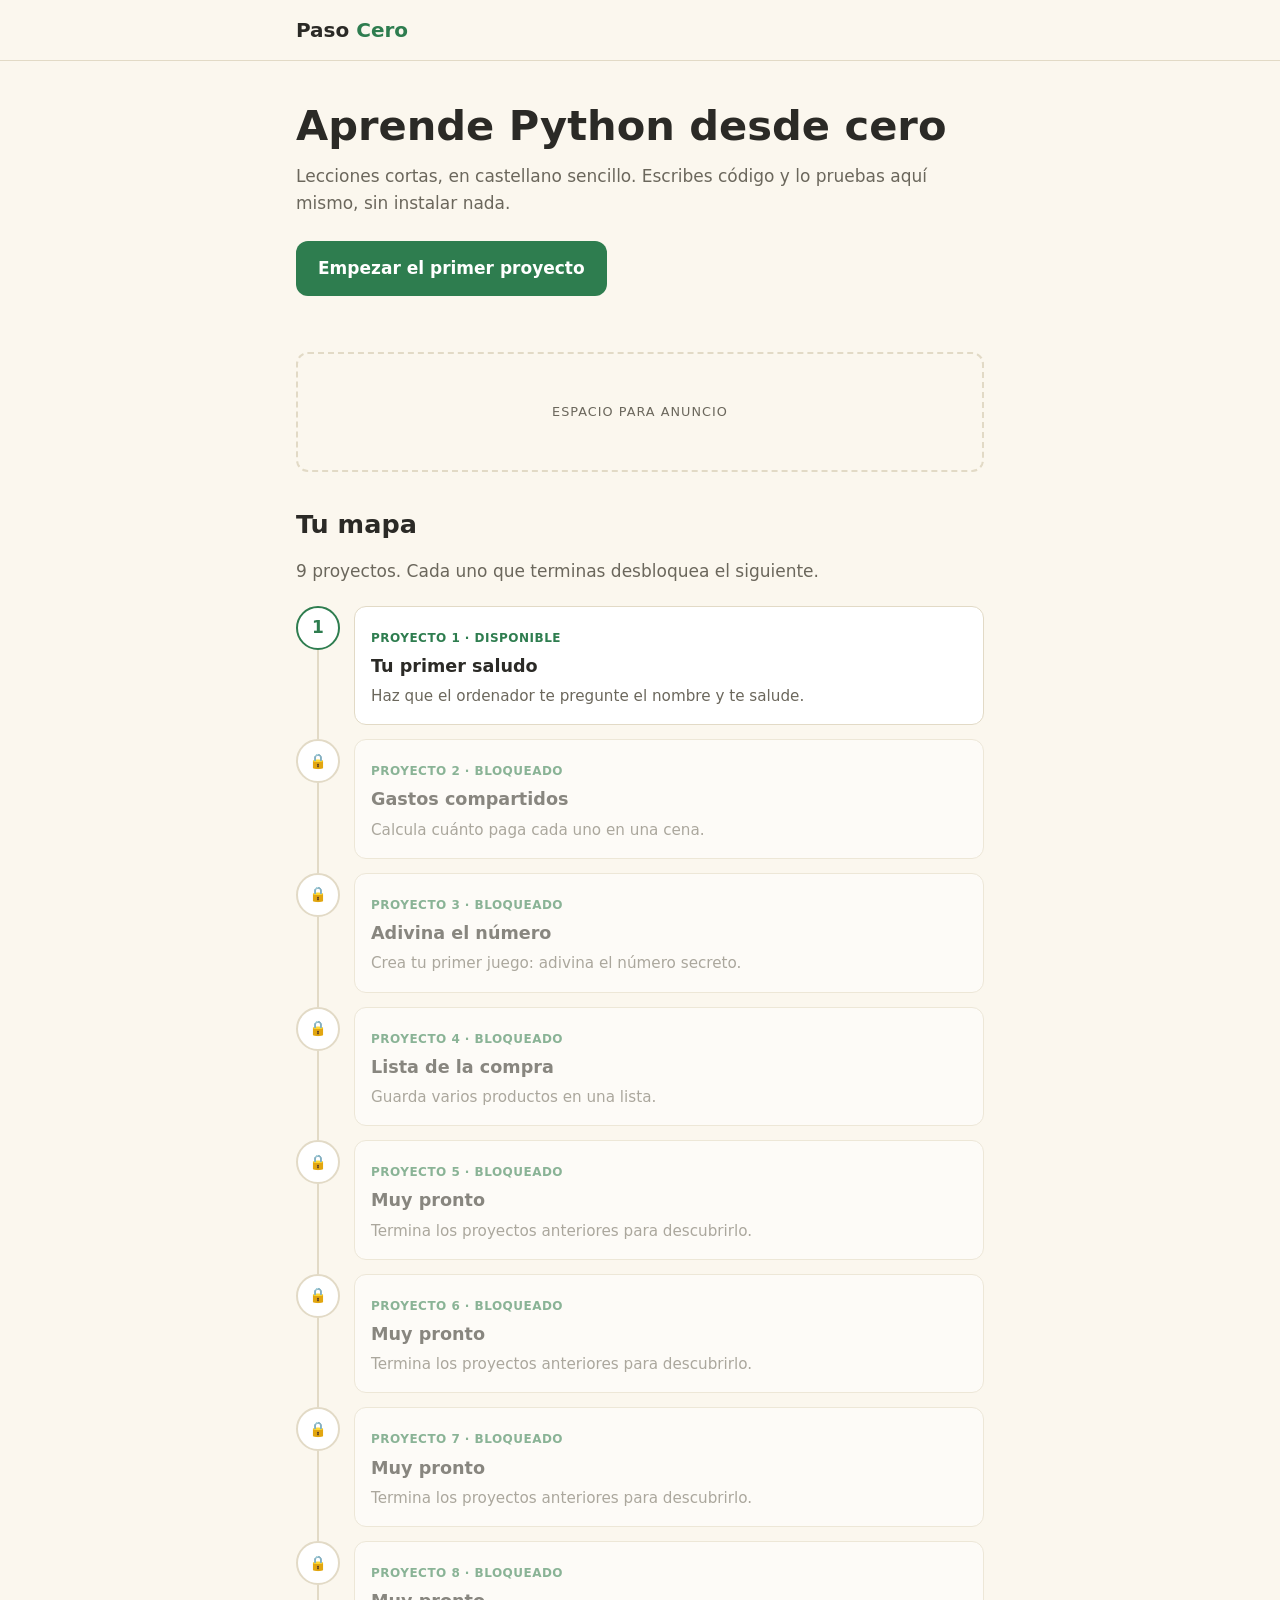
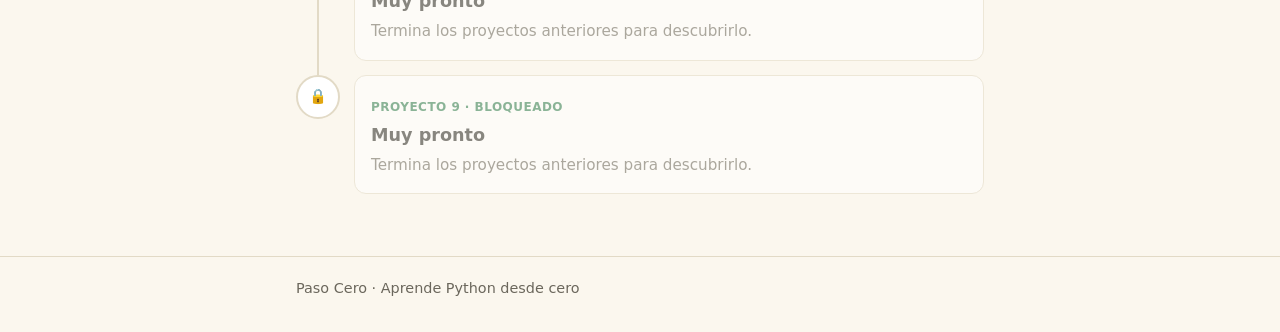
<file: index.html>
<!DOCTYPE html>
<html lang="es">
<head>
  <meta charset="UTF-8">
  <meta name="viewport" content="width=device-width, initial-scale=1">
  <title>Paso Cero — Aprende Python desde cero</title>
  <meta name="description" content="Aprende a programar en Python desde cero, en castellano y directamente en tu navegador.">
  <link rel="stylesheet" href="css/estilos.css">
</head>
<body>

  <header class="cabecera">
    <div class="contenedor">
      <a class="logo" href="index.html">Paso <span>Cero</span></a>
    </div>
  </header>

  <main class="contenedor">

    <section class="portada">
      <h1>Aprende Python desde cero</h1>
      <p>Lecciones cortas, en castellano sencillo. Escribes código y lo pruebas aquí mismo, sin instalar nada.</p>
      <a class="boton" id="boton-empezar" href="leccion.html?p=1">Empezar el primer proyecto</a>
    </section>

    <!-- Hueco reservado para un anuncio. Vacío de momento. -->
    <aside class="hueco-anuncio" aria-label="Espacio publicitario">
      Espacio para anuncio
    </aside>

    <section>
      <h2>Tu mapa</h2>
      <p class="subtitulo">9 proyectos. Cada uno que terminas desbloquea el siguiente.</p>
      <!-- El mapa lo dibuja js/mapa.js -->
      <ol class="mapa" id="mapa"></ol>
      <noscript>
        <p>Activa JavaScript para ver el mapa. Mientras tanto:
          <a href="leccion.html?p=1">Proyecto 1</a> ·
          <a href="leccion.html?p=2">Proyecto 2</a>
        </p>
      </noscript>
    </section>

  </main>

  <footer class="pie">
    <div class="contenedor">
      Paso Cero · Aprende Python desde cero
    </div>
  </footer>

  <script src="js/progreso.js"></script>
  <script src="js/mapa.js"></script>
</body>
</html>
</file>
<file: css/estilos.css>
/* ==========================================================
   Paso Cero — hoja de estilos compartida
   Pensada primero para móvil: los estilos base son para
   pantallas pequeñas y al final se amplían para pantallas grandes.
   ========================================================== */

/* 1. Colores y medidas en un solo sitio (variables CSS) */
:root {
  --crema: #fbf7ee;          /* fondo de la página */
  --crema-oscuro: #f2ecdd;   /* tarjetas y zonas secundarias */
  --tinta: #2b2a26;          /* texto principal */
  --tinta-suave: #6b675c;    /* texto secundario */
  --borde: #e2dac6;

  --verde: #2e7d4f;          /* botones */
  --verde-oscuro: #22613c;   /* botón al pasar el ratón */
  --verde-claro: #e3f1e8;    /* mensajes de acierto */

  --naranja-fondo: #fff1e0;  /* recuadro de error */
  --naranja-borde: #f0a45b;
  --naranja-texto: #7a4210;

  --radio: 12px;
  --ancho-max: 720px;
  --letra: system-ui, -apple-system, "Segoe UI", Roboto, sans-serif;
  --letra-codigo: ui-monospace, "Cascadia Code", Consolas, monospace;
}

/* 2. Base */
*,
*::before,
*::after {
  box-sizing: border-box;
}

body {
  margin: 0;
  background: var(--crema);
  color: var(--tinta);
  font-family: var(--letra);
  font-size: 1.0625rem;
  line-height: 1.6;
}

img {
  max-width: 100%;
}

a {
  color: var(--verde);
}

code {
  font-family: var(--letra-codigo);
  background: var(--crema-oscuro);
  padding: 0.1em 0.35em;
  border-radius: 4px;
  font-size: 0.92em;
}

.contenedor {
  max-width: var(--ancho-max);
  margin: 0 auto;
  padding: 0 16px;
}

/* 3. Cabecera y pie */
.cabecera {
  border-bottom: 1px solid var(--borde);
  padding: 14px 0;
}

.cabecera .contenedor {
  display: flex;
  align-items: center;
  justify-content: space-between;
  gap: 12px;
}

.logo {
  font-weight: 800;
  font-size: 1.25rem;
  color: var(--tinta);
  text-decoration: none;
}

.logo span {
  color: var(--verde);
}

.enlace-volver {
  font-size: 0.95rem;
}

.pie {
  border-top: 1px solid var(--borde);
  margin-top: 48px;
  padding: 20px 0 32px;
  color: var(--tinta-suave);
  font-size: 0.9rem;
}

/* 4. Botones */
.boton {
  display: inline-block;
  background: var(--verde);
  color: #fff;
  border: none;
  border-radius: var(--radio);
  padding: 14px 22px;
  font: inherit;
  font-weight: 700;
  text-decoration: none;
  cursor: pointer;
  /* En móvil el botón ocupa todo el ancho: más fácil de pulsar */
  width: 100%;
  text-align: center;
  transition: background 0.15s;
}

.boton:hover {
  background: var(--verde-oscuro);
}

.boton:focus-visible {
  outline: 3px solid var(--tinta);
  outline-offset: 2px;
}

.boton:disabled {
  background: #9bb8a6;
  cursor: wait;
}

.boton-secundario {
  background: transparent;
  color: var(--verde);
  border: 2px solid var(--verde);
}

.boton-secundario:hover {
  background: var(--verde-claro);
}

/* 5. Página de inicio */
.portada {
  padding: 40px 0 24px;
}

.portada h1 {
  font-size: 2rem;
  line-height: 1.2;
  margin: 0 0 12px;
}

.portada p {
  color: var(--tinta-suave);
  margin: 0 0 24px;
}

.subtitulo {
  color: var(--tinta-suave);
  margin: -8px 0 20px;
}

.tarjeta {
  background: #fff;
  border: 1px solid var(--borde);
  border-radius: var(--radio);
  padding: 16px;
}

.tarjeta h3 {
  margin: 0 0 4px;
  font-size: 1.1rem;
}

.tarjeta p {
  margin: 0;
  color: var(--tinta-suave);
  font-size: 0.95rem;
}

.tarjeta a {
  text-decoration: none;
  color: inherit;
  display: block;
}

/* Mapa de proyectos: un camino de paradas numeradas */
.mapa {
  list-style: none;
  padding: 0;
  margin: 0;
}

.parada {
  position: relative;
  display: flex;
  align-items: flex-start;
  gap: 14px;
  padding-bottom: 14px;
}

/* La línea que une una parada con la siguiente */
.parada::before {
  content: "";
  position: absolute;
  left: 21px;
  top: 44px;
  bottom: 0;
  width: 2px;
  background: var(--borde);
}

.parada:last-child::before {
  display: none;
}

.parada-completado::before {
  background: var(--verde);
}

.marca {
  flex: none;
  width: 44px;
  height: 44px;
  border-radius: 50%;
  display: grid;
  place-items: center;
  font-weight: 800;
  background: #fff;
  border: 2px solid var(--borde);
  color: var(--tinta-suave);
}

.parada-disponible .marca {
  border-color: var(--verde);
  color: var(--verde);
}

.parada-completado .marca {
  background: var(--verde);
  border-color: var(--verde);
  color: #fff;
}

.parada-bloqueado .marca {
  font-size: 0.9rem;
}

.parada .tarjeta {
  flex: 1;
  min-width: 0;
}

.parada .tarjeta:has(a):hover {
  border-color: var(--verde);
}

.parada-bloqueado .tarjeta {
  opacity: 0.55;
}

.etiqueta {
  display: inline-block;
  font-size: 0.75rem;
  font-weight: 700;
  text-transform: uppercase;
  letter-spacing: 0.04em;
  color: var(--verde);
  margin-bottom: 4px;
}

/* Hueco reservado para un anuncio (vacío de momento) */
.hueco-anuncio {
  margin: 32px 0;
  min-height: 120px;
  border: 2px dashed var(--borde);
  border-radius: var(--radio);
  display: flex;
  align-items: center;
  justify-content: center;
  color: var(--tinta-suave);
  font-size: 0.8rem;
  text-transform: uppercase;
  letter-spacing: 0.08em;
}

/* 6. Página de lección */
.leccion h1 {
  font-size: 1.75rem;
  line-height: 1.25;
  margin: 28px 0 8px;
}

.reto {
  background: var(--crema-oscuro);
  border-radius: var(--radio);
  padding: 14px 16px;
  margin: 20px 0;
}

.reto strong {
  display: block;
  margin-bottom: 4px;
}

/* El editor de CodeMirror */
.editor {
  border: 1px solid var(--borde);
  border-radius: var(--radio);
  overflow: hidden;
  background: #fff;
  margin-bottom: 12px;
}

.editor .CodeMirror {
  height: auto;
  min-height: 160px;
  font-family: var(--letra-codigo);
  font-size: 1rem;
  background: #fff;
}

.editor .CodeMirror-scroll {
  min-height: 160px;
}

.editor .CodeMirror-gutters {
  background: var(--crema-oscuro);
  border-right: 1px solid var(--borde);
}

.acciones {
  display: grid;
  gap: 10px;
}

.estado {
  font-size: 0.9rem;
  color: var(--tinta-suave);
  margin: 10px 0 0;
  min-height: 1.4em;
}

/* Resultado del código */
.resultado {
  margin-top: 16px;
}

.resultado h3 {
  font-size: 1rem;
  margin: 0 0 6px;
}

.salida {
  background: var(--tinta);
  color: #f5f1e6;
  font-family: var(--letra-codigo);
  font-size: 0.95rem;
  padding: 14px 16px;
  border-radius: var(--radio);
  margin: 0;
  white-space: pre-wrap;
  word-break: break-word;
  min-height: 3em;
}

.salida-vacia {
  color: #a6a194;
  font-style: italic;
}

/* Recuadro de error: naranja suave */
.error {
  background: var(--naranja-fondo);
  border: 1px solid var(--naranja-borde);
  border-left-width: 6px;
  color: var(--naranja-texto);
  border-radius: var(--radio);
  padding: 14px 16px;
  margin-top: 16px;
}

.error h3 {
  font-size: 1rem;
  margin: 0 0 6px;
}

.error-linea {
  font-weight: 600;
}

.error p {
  margin: 0 0 6px;
}

.error details {
  margin-top: 8px;
  font-size: 0.85rem;
}

.error pre {
  white-space: pre-wrap;
  word-break: break-word;
  font-family: var(--letra-codigo);
  margin: 6px 0 0;
}

/* Mensaje de acierto */
.acierto {
  background: var(--verde-claro);
  border: 1px solid var(--verde);
  border-radius: var(--radio);
  padding: 12px 16px;
  margin-top: 16px;
  font-weight: 600;
  color: var(--verde-oscuro);
}

/* Qué prueba se está ejecutando */
.info-prueba {
  font-size: 0.85rem;
  color: var(--tinta-suave);
  margin: 0 0 6px;
}

/* Comparación: lo que se esperaba y lo que ha salido */
.comparacion pre {
  background: #fff;
  border: 1px solid var(--naranja-borde);
  border-radius: 8px;
  padding: 10px 12px;
  margin: 0 0 8px;
  font-family: var(--letra-codigo);
  font-size: 0.9rem;
  white-space: pre-wrap;
  word-break: break-word;
}

.pie-comparacion {
  margin: 0 0 4px !important;
  font-weight: 600;
  font-size: 0.9rem;
}

.comparacion p:last-child {
  margin: 0 !important;
}

/* Aviso cuando el programa funciona pero no cumple el reto */
.nota {
  background: var(--crema-oscuro);
  border-radius: var(--radio);
  padding: 12px 16px;
  margin-top: 16px;
}

/* Partes numeradas de una lección */
.parte {
  margin-top: 32px;
}

.parte h2 {
  display: flex;
  align-items: center;
  gap: 10px;
  font-size: 1.25rem;
  margin: 0 0 12px;
}

.parte h2 small {
  font-weight: 400;
  color: var(--tinta-suave);
  font-size: 0.9rem;
}

.parte-numero {
  flex: none;
  width: 30px;
  height: 30px;
  border-radius: 50%;
  background: var(--verde);
  color: #fff;
  display: grid;
  place-items: center;
  font-size: 0.95rem;
}

.lista-conceptos {
  padding-left: 1.2em;
  margin: 0;
}

.lista-conceptos li {
  margin-bottom: 10px;
}

/* Explicaciones de los conceptos */
.explicacion {
  border-top: 1px solid var(--borde);
  padding-top: 20px;
  margin-top: 24px;
}

.explicacion h3 {
  font-size: 1.05rem;
  margin: 0 0 8px;
}

.explicacion p {
  margin: 0 0 10px;
}

/* Ejemplo: el código y lo que sale por pantalla */
.ejemplo {
  margin: 14px 0 16px;
}

.ejemplo .codigo {
  background: var(--crema-oscuro);
  border-radius: var(--radio);
  padding: 12px 14px;
  margin: 0;
  overflow-x: auto;
  font-size: 0.95rem;
}

.ejemplo .codigo code {
  background: none;
  padding: 0;
  font-size: inherit;
}

.pie-ejemplo {
  margin: 10px 0 4px !important;
  font-size: 0.9rem;
  color: var(--tinta-suave);
}

.ejemplo .pantalla {
  background: var(--tinta);
  color: #f5f1e6;
  font-family: var(--letra-codigo);
  font-size: 0.95rem;
  padding: 12px 14px;
  border-radius: var(--radio);
  margin: 0;
  white-space: pre-wrap;
  word-break: break-word;
}

/* Aviso del fallo típico */
.fallo {
  background: var(--naranja-fondo);
  border-left: 4px solid var(--naranja-borde);
  color: var(--naranja-texto);
  border-radius: 8px;
  padding: 10px 14px;
  margin: 12px 0 0 !important;
}

.fallo code {
  background: #fff;
}

/* Pista */
.pista {
  background: #fff;
  border: 1px dashed var(--verde);
  border-radius: var(--radio);
  padding: 12px 16px;
  margin-top: 12px;
}

.pista p {
  margin: 4px 0 0;
}

/* Recuadro informativo (preguntar a una IA) */
.aviso {
  background: #fff;
  border: 1px solid var(--borde);
  border-left: 6px solid var(--verde);
  border-radius: var(--radio);
  padding: 14px 16px;
}

.aviso p {
  margin: 0 0 8px;
}

.aviso blockquote + p,
.reto p {
  margin: 8px 0 0;
}

.aviso blockquote {
  margin: 0;
  padding: 10px 14px;
  background: var(--crema);
  border-radius: 8px;
  font-style: italic;
}

/* Caja para escribir la respuesta cuando el programa usa input() */
.entrada {
  display: flex;
  gap: 8px;
  margin-top: 8px;
}

.entrada input {
  flex: 1;
  min-width: 0;
  font: inherit;
  font-family: var(--letra-codigo);
  padding: 12px;
  border: 2px solid var(--verde);
  border-radius: var(--radio);
  background: #fff;
  color: var(--tinta);
}

.entrada input:focus-visible {
  outline: 3px solid var(--verde-claro);
}

.entrada .boton {
  width: auto;
}

/* Pantalla de proyecto terminado */
.terminado {
  border: none;
  border-radius: 16px;
  padding: 28px 20px 20px;
  width: calc(100% - 32px);
  max-width: 420px;
  background: #fff;
  color: var(--tinta);
  text-align: center;
}

.terminado::backdrop {
  background: rgba(43, 42, 38, 0.6);
}

.terminado-icono {
  font-size: 2.75rem;
  line-height: 1;
  margin-bottom: 8px;
}

.terminado h2 {
  font-size: 1.6rem;
  margin: 0 0 4px;
}

.terminado h3 {
  font-size: 1rem;
  margin: 20px 0 8px;
}

.terminado p {
  margin: 0;
  color: var(--tinta-suave);
}

.chips {
  list-style: none;
  padding: 0;
  margin: 0;
  display: flex;
  flex-wrap: wrap;
  justify-content: center;
  gap: 8px;
}

.chips li {
  background: var(--verde-claro);
  color: var(--verde-oscuro);
  border-radius: 999px;
  padding: 4px 12px;
  font-weight: 600;
  font-size: 0.9rem;
}

.desbloqueado {
  margin-top: 20px;
  background: var(--crema);
  border: 1px dashed var(--verde);
  border-radius: var(--radio);
  padding: 10px 12px;
}

.desbloqueado small {
  color: var(--tinta-suave);
}

.terminado .acciones {
  margin-top: 20px;
}

/* Texto solo para lectores de pantalla */
.solo-lectores {
  position: absolute;
  width: 1px;
  height: 1px;
  overflow: hidden;
  clip: rect(0 0 0 0);
  white-space: nowrap;
}

/* Clase para ocultar cosas */
[hidden] {
  display: none !important;
}

/* 7. Pantallas más grandes (tablet y ordenador) */
@media (min-width: 640px) {
  .portada h1 {
    font-size: 2.6rem;
  }

  .boton {
    width: auto;
  }

  .acciones {
    display: flex;
    flex-wrap: wrap;
    gap: 10px;
  }

  /* En la pantalla de terminado, los botones siempre uno debajo de otro */
  .terminado .acciones {
    display: grid;
  }

  .terminado .boton {
    width: 100%;
  }
}
</file>
